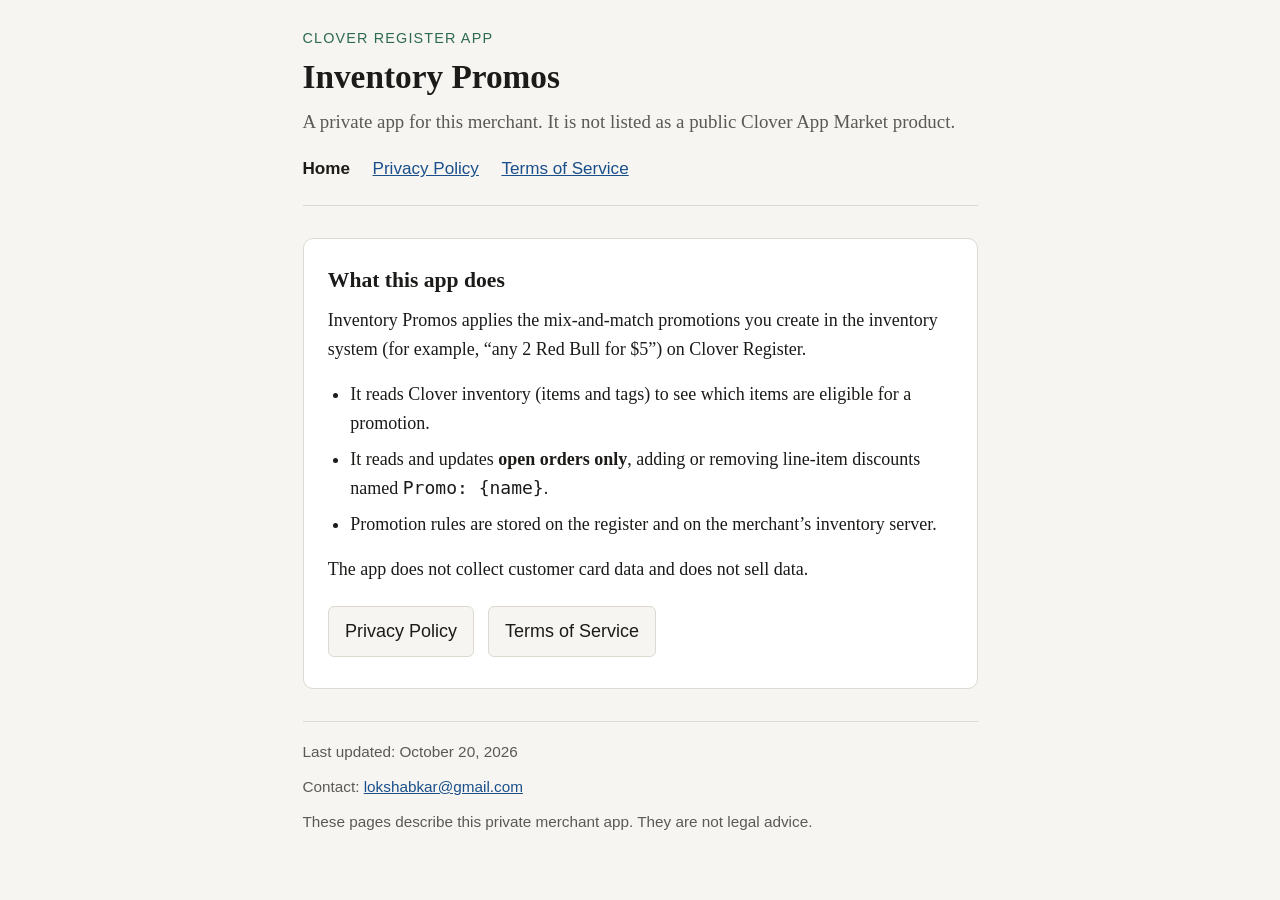
<file: index.html>
<!DOCTYPE html>
<html lang="en">
  <head>
    <meta charset="utf-8" />
    <meta name="viewport" content="width=device-width, initial-scale=1" />
    <title>Inventory Promos</title>
    <meta
      name="description"
      content="Inventory Promos is a private Clover Register app that applies mix-and-match promotions on open orders."
    />
    <link rel="stylesheet" href="style.css" />
  </head>
  <body>
    <div class="wrap">
      <header>
        <p class="brand">Clover Register app</p>
        <h1>Inventory Promos</h1>
        <p class="lede">
          A private app for this merchant. It is not listed as a public Clover
          App Market product.
        </p>
        <nav aria-label="Site">
          <a href="index.html" aria-current="page">Home</a>
          <a href="privacy.html">Privacy Policy</a>
          <a href="terms.html">Terms of Service</a>
        </nav>
      </header>

      <main>
        <h2>What this app does</h2>
        <p>
          Inventory Promos applies the mix-and-match promotions you create in
          the inventory system (for example, “any 2 Red Bull for $5”) on Clover
          Register.
        </p>
        <ul>
          <li>
            It reads Clover inventory (items and tags) to see which items are
            eligible for a promotion.
          </li>
          <li>
            It reads and updates <strong>open orders only</strong>, adding or
            removing line-item discounts named
            <code>Promo: {name}</code>.
          </li>
          <li>
            Promotion rules are stored on the register and on the merchant’s
            inventory server.
          </li>
        </ul>
        <p>
          The app does not collect customer card data and does not sell data.
        </p>

        <div class="cta">
          <a href="privacy.html">Privacy Policy</a>
          <a href="terms.html">Terms of Service</a>
        </div>
      </main>

      <footer>
        <p>Last updated: October 20, 2026</p>
        <p>
          Contact:
          <a class="contact" href="mailto:lokshabkar@gmail.com">lokshabkar@gmail.com</a>
        </p>
        <p>
          These pages describe this private merchant app. They are not legal
          advice.
        </p>
      </footer>
    </div>
  </body>
</html>
</file>
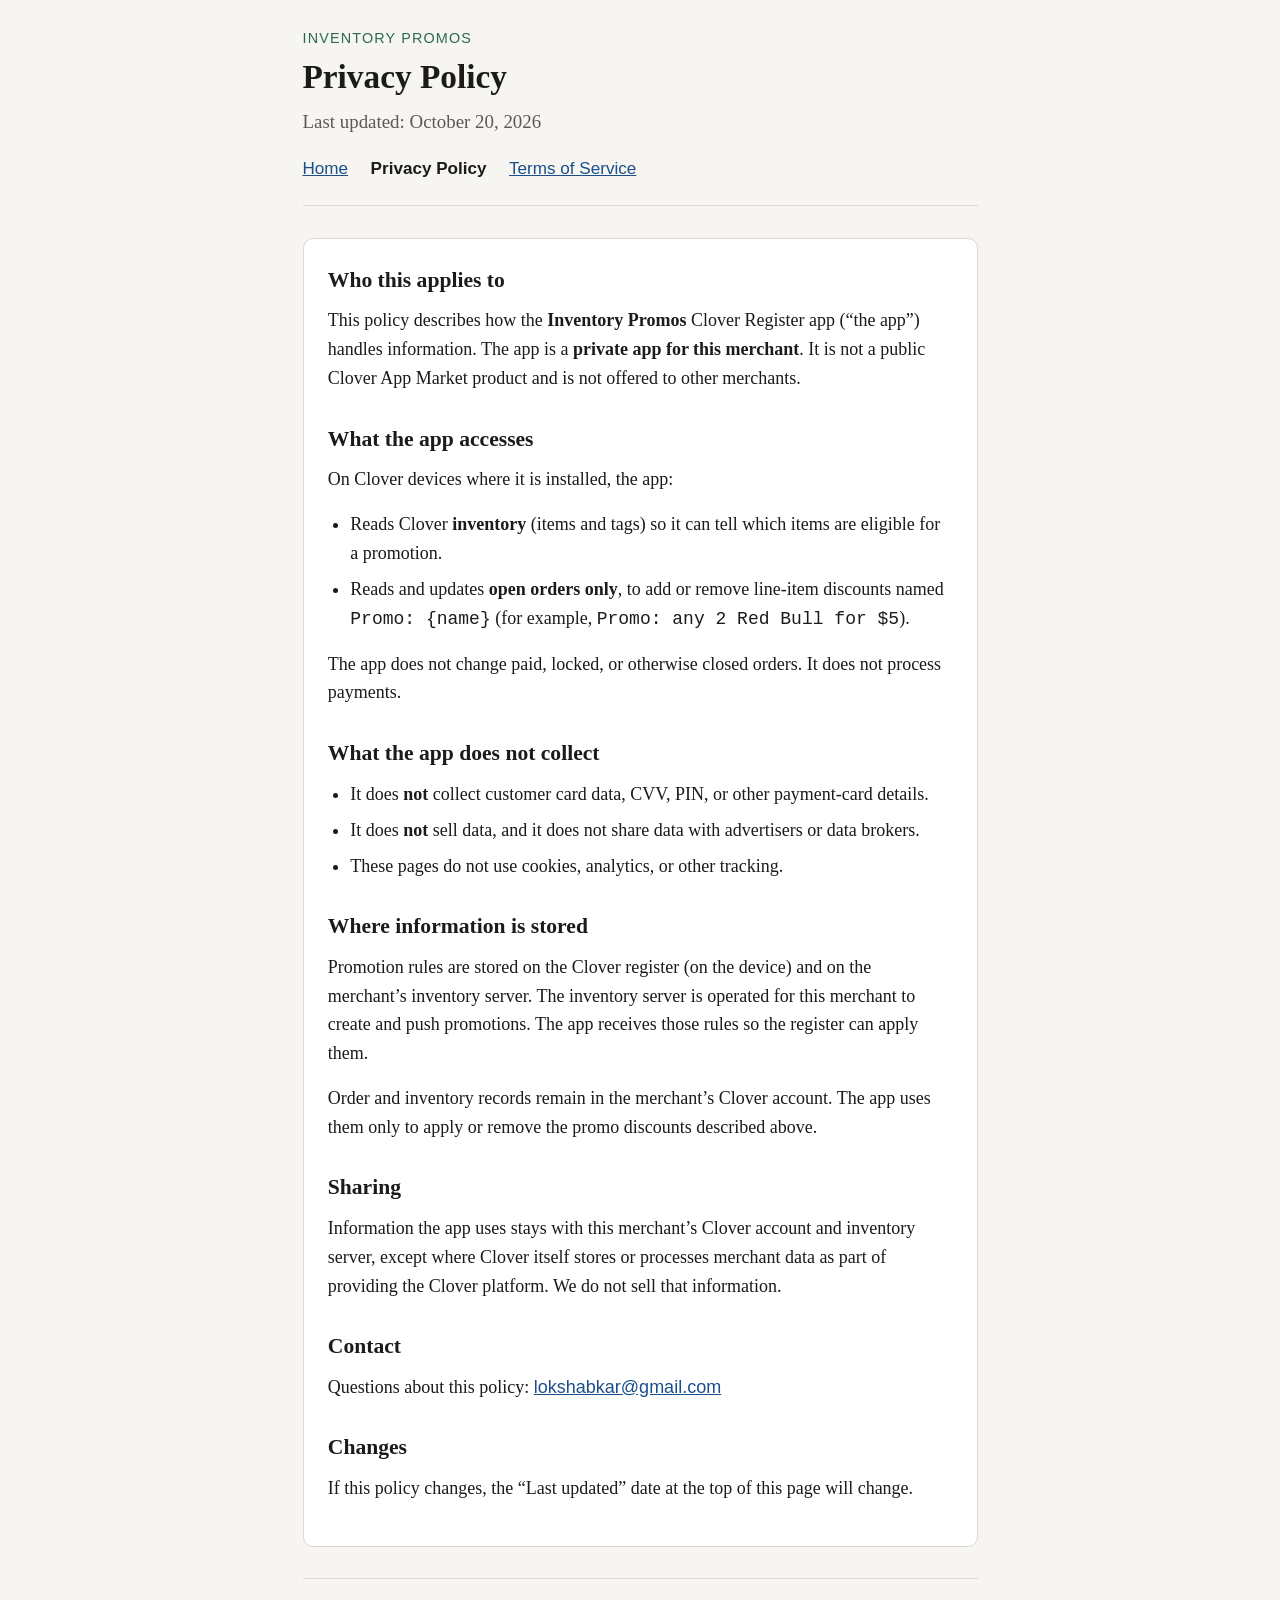
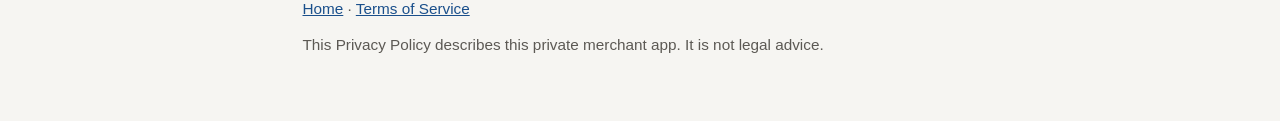
<file: privacy.html>
<!DOCTYPE html>
<html lang="en">
  <head>
    <meta charset="utf-8" />
    <meta name="viewport" content="width=device-width, initial-scale=1" />
    <title>Privacy Policy — Inventory Promos</title>
    <meta
      name="description"
      content="Privacy Policy for Inventory Promos, a private Clover Register app for this merchant."
    />
    <link rel="stylesheet" href="style.css" />
  </head>
  <body>
    <div class="wrap">
      <header>
        <p class="brand">Inventory Promos</p>
        <h1>Privacy Policy</h1>
        <p class="lede">Last updated: October 20, 2026</p>
        <nav aria-label="Site">
          <a href="index.html">Home</a>
          <a href="privacy.html" aria-current="page">Privacy Policy</a>
          <a href="terms.html">Terms of Service</a>
        </nav>
      </header>

      <main>
        <h2>Who this applies to</h2>
        <p>
          This policy describes how the <strong>Inventory Promos</strong> Clover
          Register app (“the app”) handles information. The app is a
          <strong>private app for this merchant</strong>. It is not a public
          Clover App Market product and is not offered to other merchants.
        </p>

        <h2>What the app accesses</h2>
        <p>On Clover devices where it is installed, the app:</p>
        <ul>
          <li>
            Reads Clover <strong>inventory</strong> (items and tags) so it can
            tell which items are eligible for a promotion.
          </li>
          <li>
            Reads and updates <strong>open orders only</strong>, to add or
            remove line-item discounts named
            <code>Promo: {name}</code> (for example,
            <code>Promo: any 2 Red Bull for $5</code>).
          </li>
        </ul>
        <p>
          The app does not change paid, locked, or otherwise closed orders. It
          does not process payments.
        </p>

        <h2>What the app does not collect</h2>
        <ul>
          <li>
            It does <strong>not</strong> collect customer card data, CVV, PIN,
            or other payment-card details.
          </li>
          <li>
            It does <strong>not</strong> sell data, and it does not share data
            with advertisers or data brokers.
          </li>
          <li>
            These pages do not use cookies, analytics, or other tracking.
          </li>
        </ul>

        <h2>Where information is stored</h2>
        <p>
          Promotion rules are stored on the Clover register (on the device) and
          on the merchant’s inventory server. The inventory server is operated
          for this merchant to create and push promotions. The app receives
          those rules so the register can apply them.
        </p>
        <p>
          Order and inventory records remain in the merchant’s Clover account.
          The app uses them only to apply or remove the promo discounts
          described above.
        </p>

        <h2>Sharing</h2>
        <p>
          Information the app uses stays with this merchant’s Clover account and
          inventory server, except where Clover itself stores or processes
          merchant data as part of providing the Clover platform. We do not sell
          that information.
        </p>

        <h2>Contact</h2>
        <p>
          Questions about this policy:
          <a class="contact" href="mailto:lokshabkar@gmail.com">lokshabkar@gmail.com</a>
        </p>

        <h2>Changes</h2>
        <p>
          If this policy changes, the “Last updated” date at the top of this
          page will change.
        </p>
      </main>

      <footer>
        <p>
          <a href="index.html">Home</a>
          ·
          <a href="terms.html">Terms of Service</a>
        </p>
        <p>
          This Privacy Policy describes this private merchant app. It is not
          legal advice.
        </p>
      </footer>
    </div>
  </body>
</html>
</file>
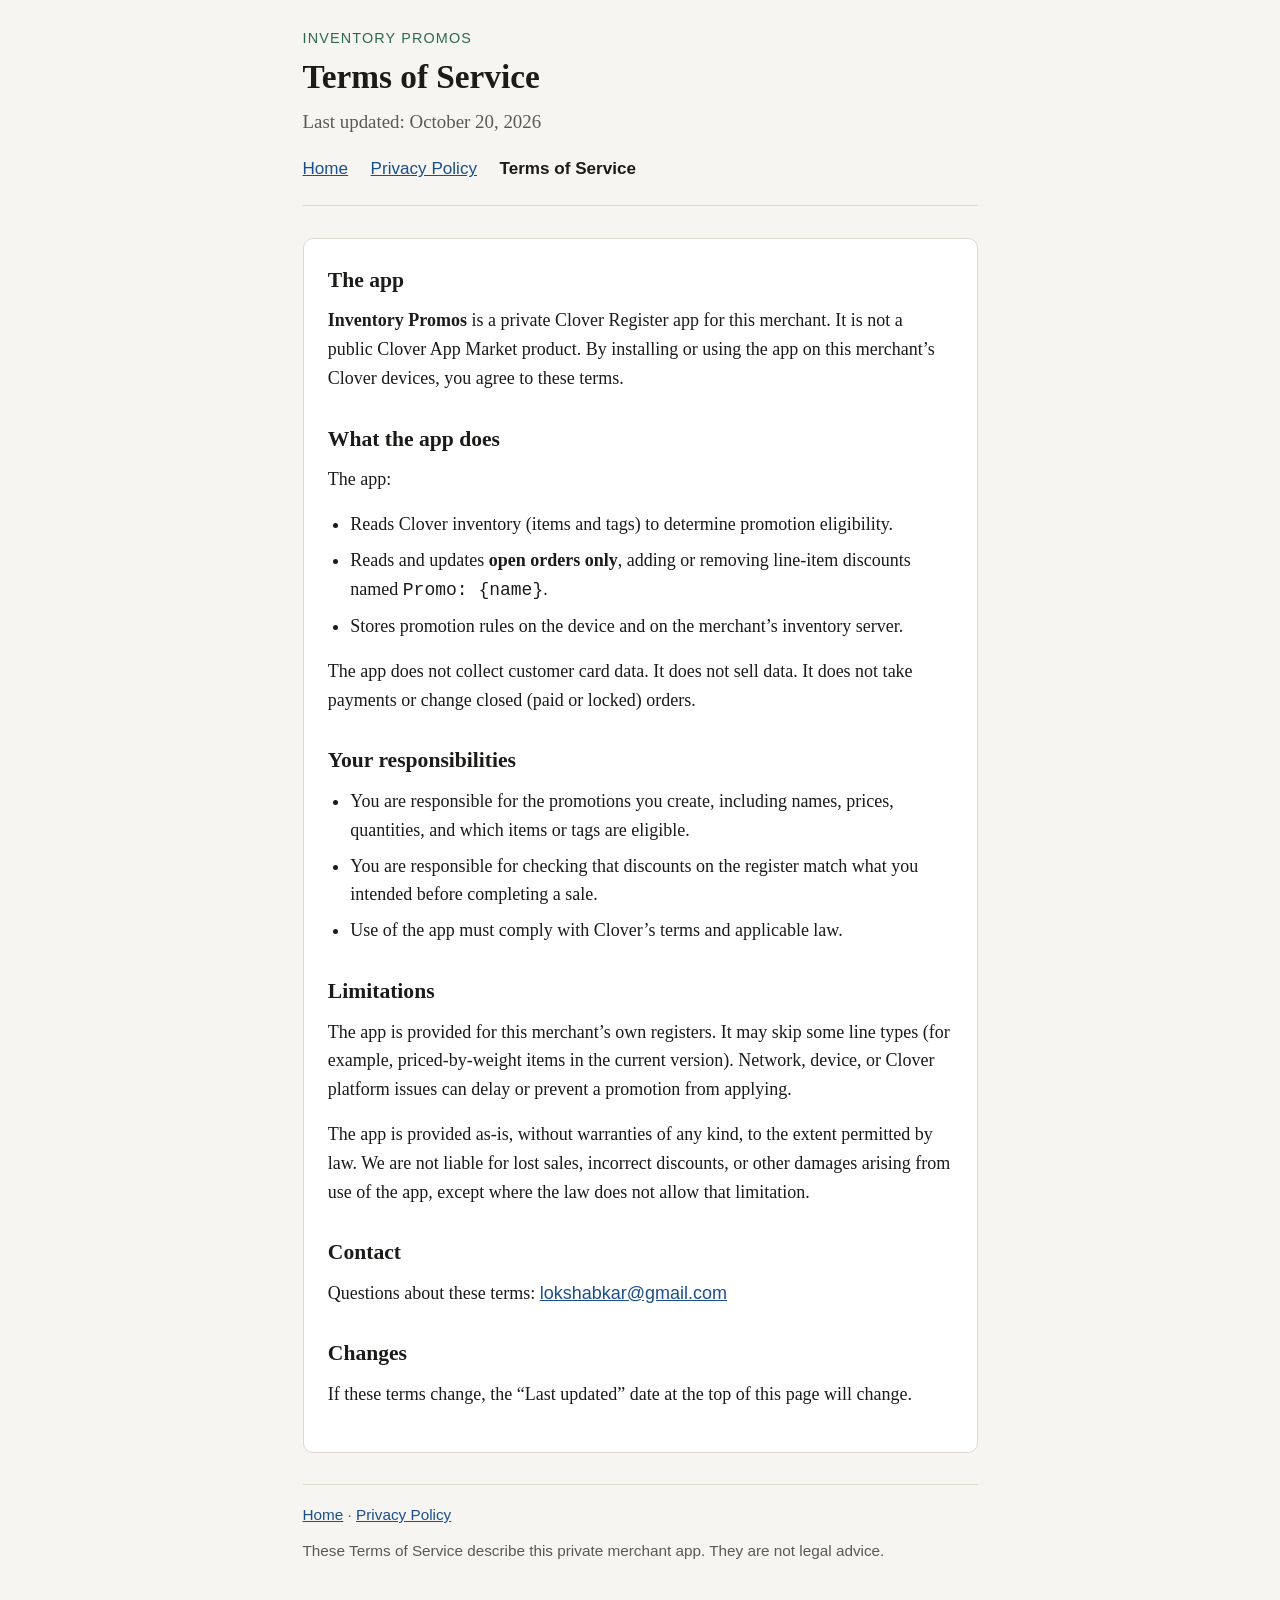
<file: terms.html>
<!DOCTYPE html>
<html lang="en">
  <head>
    <meta charset="utf-8" />
    <meta name="viewport" content="width=device-width, initial-scale=1" />
    <title>Terms of Service — Inventory Promos</title>
    <meta
      name="description"
      content="Terms of Service for Inventory Promos, a private Clover Register app for this merchant."
    />
    <link rel="stylesheet" href="style.css" />
  </head>
  <body>
    <div class="wrap">
      <header>
        <p class="brand">Inventory Promos</p>
        <h1>Terms of Service</h1>
        <p class="lede">Last updated: October 20, 2026</p>
        <nav aria-label="Site">
          <a href="index.html">Home</a>
          <a href="privacy.html">Privacy Policy</a>
          <a href="terms.html" aria-current="page">Terms of Service</a>
        </nav>
      </header>

      <main>
        <h2>The app</h2>
        <p>
          <strong>Inventory Promos</strong> is a private Clover Register app for
          this merchant. It is not a public Clover App Market product. By
          installing or using the app on this merchant’s Clover devices, you
          agree to these terms.
        </p>

        <h2>What the app does</h2>
        <p>The app:</p>
        <ul>
          <li>
            Reads Clover inventory (items and tags) to determine promotion
            eligibility.
          </li>
          <li>
            Reads and updates <strong>open orders only</strong>, adding or
            removing line-item discounts named
            <code>Promo: {name}</code>.
          </li>
          <li>
            Stores promotion rules on the device and on the merchant’s inventory
            server.
          </li>
        </ul>
        <p>
          The app does not collect customer card data. It does not sell data. It
          does not take payments or change closed (paid or locked) orders.
        </p>

        <h2>Your responsibilities</h2>
        <ul>
          <li>
            You are responsible for the promotions you create, including names,
            prices, quantities, and which items or tags are eligible.
          </li>
          <li>
            You are responsible for checking that discounts on the register
            match what you intended before completing a sale.
          </li>
          <li>
            Use of the app must comply with Clover’s terms and applicable law.
          </li>
        </ul>

        <h2>Limitations</h2>
        <p>
          The app is provided for this merchant’s own registers. It may skip
          some line types (for example, priced-by-weight items in the current
          version). Network, device, or Clover platform issues can delay or
          prevent a promotion from applying.
        </p>
        <p>
          The app is provided as-is, without warranties of any kind, to the
          extent permitted by law. We are not liable for lost sales, incorrect
          discounts, or other damages arising from use of the app, except where
          the law does not allow that limitation.
        </p>

        <h2>Contact</h2>
        <p>
          Questions about these terms:
          <a class="contact" href="mailto:lokshabkar@gmail.com">lokshabkar@gmail.com</a>
        </p>

        <h2>Changes</h2>
        <p>
          If these terms change, the “Last updated” date at the top of this page
          will change.
        </p>
      </main>

      <footer>
        <p>
          <a href="index.html">Home</a>
          ·
          <a href="privacy.html">Privacy Policy</a>
        </p>
        <p>
          These Terms of Service describe this private merchant app. They are
          not legal advice.
        </p>
      </footer>
    </div>
  </body>
</html>
</file>
<file: style.css>
:root {
  --bg: #f6f5f2;
  --card: #ffffff;
  --ink: #1c1b19;
  --muted: #5c5954;
  --line: #ddd9d1;
  --link: #1a4f8b;
  --link-hover: #0d3560;
  --accent: #2d6a4f;
}

* {
  box-sizing: border-box;
}

html {
  font-size: 18px;
  -webkit-text-size-adjust: 100%;
}

body {
  margin: 0;
  min-height: 100vh;
  font-family: "Georgia", "Times New Roman", serif;
  line-height: 1.6;
  color: var(--ink);
  background: var(--bg);
}

.wrap {
  max-width: 40rem;
  margin: 0 auto;
  padding: 1.5rem 1.25rem 3rem;
}

header {
  border-bottom: 1px solid var(--line);
  padding-bottom: 1.25rem;
  margin-bottom: 1.75rem;
}

.brand {
  font-family: -apple-system, BlinkMacSystemFont, "Segoe UI", Helvetica, Arial, sans-serif;
  font-size: 0.8rem;
  letter-spacing: 0.08em;
  text-transform: uppercase;
  color: var(--accent);
  margin: 0 0 0.35rem;
}

h1 {
  font-size: 1.85rem;
  line-height: 1.25;
  font-weight: 700;
  margin: 0 0 0.5rem;
}

.lede {
  margin: 0;
  color: var(--muted);
  font-size: 1.05rem;
}

nav {
  display: flex;
  flex-wrap: wrap;
  gap: 0.75rem 1.25rem;
  margin-top: 1rem;
  font-family: -apple-system, BlinkMacSystemFont, "Segoe UI", Helvetica, Arial, sans-serif;
  font-size: 0.95rem;
}

nav a[aria-current="page"] {
  color: var(--ink);
  text-decoration: none;
  font-weight: 600;
}

main {
  background: var(--card);
  border: 1px solid var(--line);
  border-radius: 10px;
  padding: 1.35rem 1.35rem 1.5rem;
}

h2 {
  font-size: 1.2rem;
  margin: 1.6rem 0 0.5rem;
}

h2:first-child {
  margin-top: 0;
}

p,
ul {
  margin: 0 0 0.9rem;
}

ul {
  padding-left: 1.25rem;
}

li {
  margin-bottom: 0.4rem;
}

a {
  color: var(--link);
}

a:hover {
  color: var(--link-hover);
}

.meta {
  font-family: -apple-system, BlinkMacSystemFont, "Segoe UI", Helvetica, Arial, sans-serif;
  font-size: 0.85rem;
  color: var(--muted);
}

.contact {
  font-family: -apple-system, BlinkMacSystemFont, "Segoe UI", Helvetica, Arial, sans-serif;
  word-break: break-all;
}

footer {
  margin-top: 1.75rem;
  padding-top: 1rem;
  border-top: 1px solid var(--line);
  font-family: -apple-system, BlinkMacSystemFont, "Segoe UI", Helvetica, Arial, sans-serif;
  font-size: 0.85rem;
  color: var(--muted);
}

footer p {
  margin: 0 0 0.6rem;
}

.cta {
  display: flex;
  flex-wrap: wrap;
  gap: 0.75rem;
  margin: 1.25rem 0 0.25rem;
  font-family: -apple-system, BlinkMacSystemFont, "Segoe UI", Helvetica, Arial, sans-serif;
}

.cta a {
  display: inline-block;
  padding: 0.55rem 0.9rem;
  border-radius: 6px;
  text-decoration: none;
  border: 1px solid var(--line);
  background: var(--bg);
  color: var(--ink);
}

.cta a:hover {
  border-color: var(--link);
  color: var(--link);
}

@media (max-width: 480px) {
  html {
    font-size: 17px;
  }

  main {
    padding: 1.1rem;
  }
}
</file>
